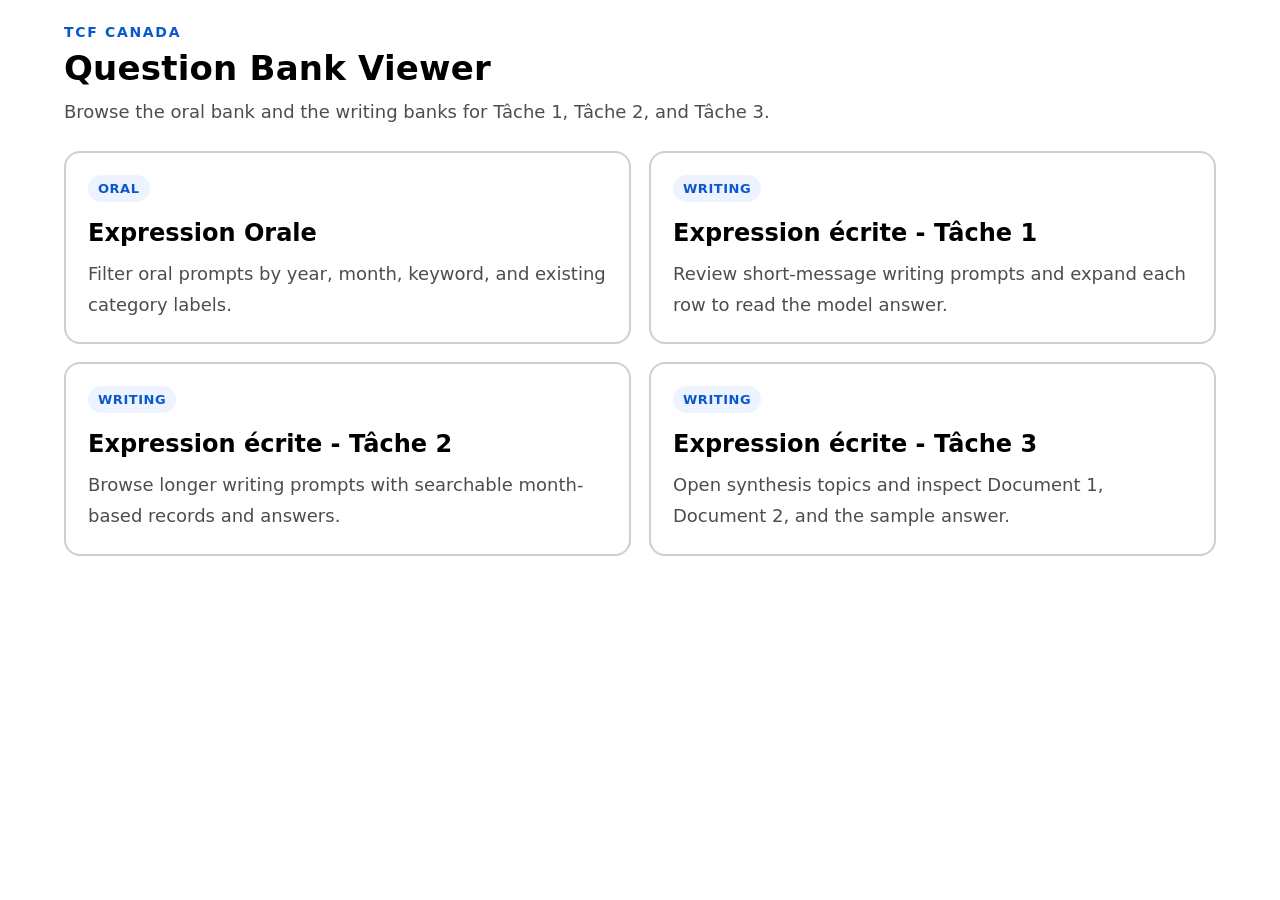
<file: web-scrapping/webscripting/viewer/index.html>
<!doctype html>
<html lang="en">
  <head>
    <meta charset="UTF-8" />
    <meta name="viewport" content="width=device-width, initial-scale=1.0" />
    <title>TCF Question Bank Viewer</title>
    <link rel="stylesheet" href="./styles.css" />
  </head>
  <body>
    <div class="container">
      <header class="hero">
        <p class="eyebrow">TCF Canada</p>
        <h1 class="title">Question Bank Viewer</h1>
        <p class="subtitle">
          Browse the oral bank and the writing banks for Tâche 1, Tâche 2, and Tâche 3.
        </p>
      </header>

      <section class="homeGrid" aria-label="Entry points">
        <a class="entryCard" href="./section.html?section=oral">
          <span class="entryCard__badge">Oral</span>
          <h2 class="entryCard__title">Expression Orale</h2>
          <p class="entryCard__text">
            Filter oral prompts by year, month, keyword, and existing category labels.
          </p>
        </a>

        <a class="entryCard" href="./section.html?section=writing1">
          <span class="entryCard__badge">Writing</span>
          <h2 class="entryCard__title">Expression écrite - Tâche 1</h2>
          <p class="entryCard__text">
            Review short-message writing prompts and expand each row to read the model answer.
          </p>
        </a>

        <a class="entryCard" href="./section.html?section=writing2">
          <span class="entryCard__badge">Writing</span>
          <h2 class="entryCard__title">Expression écrite - Tâche 2</h2>
          <p class="entryCard__text">
            Browse longer writing prompts with searchable month-based records and answers.
          </p>
        </a>

        <a class="entryCard" href="./section.html?section=writing3">
          <span class="entryCard__badge">Writing</span>
          <h2 class="entryCard__title">Expression écrite - Tâche 3</h2>
          <p class="entryCard__text">
            Open synthesis topics and inspect Document 1, Document 2, and the sample answer.
          </p>
        </a>
      </section>
    </div>
  </body>
</html>
</file>
<file: web-scrapping/webscripting/viewer/styles.css>
:root {
  --bg: #ffffff;
  --card: #ffffff;
  --muted: #333333;
  --text: #000000;
  --border: #cfcfcf;
  --accent: #0b57d0;
  --soft: #f5f7fb;
}

* {
  box-sizing: border-box;
}

body {
  margin: 0;
  font-family: ui-sans-serif, system-ui, -apple-system, Segoe UI, Roboto, Arial,
    "Noto Sans", "Liberation Sans", sans-serif;
  background: var(--bg);
  color: var(--text);
  font-size: 18px;
}

a {
  color: inherit;
}

.container {
  max-width: 1200px;
  margin: 0 auto;
  padding: 24px;
}

.hero,
.sectionHero {
  margin-bottom: 24px;
}

.eyebrow {
  margin: 0 0 8px;
  font-size: 14px;
  font-weight: 800;
  letter-spacing: 0.12em;
  text-transform: uppercase;
  color: var(--accent);
}

.title {
  font-size: 34px;
  margin: 0 0 10px;
  letter-spacing: 0.2px;
}

.subtitle {
  margin: 0;
  max-width: 720px;
  color: #4d4d4d;
  line-height: 1.6;
}

.backLink {
  display: inline-block;
  margin-bottom: 14px;
  font-size: 15px;
  font-weight: 700;
  text-decoration: none;
  color: var(--accent);
}

.backLink:hover {
  text-decoration: underline;
}

.homeGrid {
  display: grid;
  grid-template-columns: repeat(2, minmax(0, 1fr));
  gap: 18px;
}

.entryCard {
  display: block;
  padding: 22px;
  border: 2px solid var(--border);
  border-radius: 16px;
  background: var(--card);
  text-decoration: none;
  transition: transform 0.15s ease, box-shadow 0.15s ease, border-color 0.15s ease;
}

.entryCard:hover {
  transform: translateY(-2px);
  border-color: var(--accent);
  box-shadow: 0 12px 30px rgba(11, 87, 208, 0.08);
}

.entryCard__badge {
  display: inline-flex;
  align-items: center;
  padding: 6px 10px;
  border-radius: 999px;
  background: #eef4ff;
  color: var(--accent);
  font-size: 13px;
  font-weight: 800;
  letter-spacing: 0.04em;
  text-transform: uppercase;
}

.entryCard__title {
  margin: 16px 0 10px;
  font-size: 24px;
  line-height: 1.3;
}

.entryCard__text {
  margin: 0;
  color: #4d4d4d;
  line-height: 1.7;
}

.controls {
  display: grid;
  grid-template-columns: 180px 140px 220px 1fr auto;
  gap: 12px;
  padding: 14px;
  border: 2px solid var(--border);
  background: var(--card);
  border-radius: 10px;
}

.is-hidden {
  display: none !important;
}

.control {
  display: flex;
  flex-direction: column;
  gap: 6px;
}

.control--wide {
  grid-column: span 1;
}

.control--buttons {
  align-self: end;
}

label {
  font-size: 16px;
  font-weight: 700;
  color: var(--text);
}

select,
input {
  height: 44px;
  border-radius: 8px;
  border: 2px solid var(--border);
  background: #ffffff;
  color: var(--text);
  padding: 0 12px;
  outline: none;
  font-size: 18px;
}

input::placeholder {
  color: #6b6b6b;
}

select:focus,
input:focus {
  border-color: var(--accent);
  box-shadow: 0 0 0 3px rgba(11, 87, 208, 0.2);
}

button {
  height: 44px;
  border-radius: 8px;
  border: 2px solid #000000;
  background: #000000;
  color: #ffffff;
  padding: 0 16px;
  cursor: pointer;
  font-size: 18px;
  font-weight: 700;
}

button:hover {
  background: #222222;
}

.detailButton {
  min-width: 76px;
}

.meta {
  margin: 12px 2px;
  color: var(--muted);
  font-size: 16px;
}

.tableWrap {
  margin-top: 10px;
  border: 2px solid var(--border);
  border-radius: 10px;
  overflow: hidden;
  background: var(--card);
}

.table {
  width: 100%;
  border-collapse: collapse;
}

th,
td {
  border-bottom: 1px solid var(--border);
  padding: 14px 12px;
  vertical-align: top;
}

th {
  text-align: left;
  font-size: 16px;
  letter-spacing: 0.2px;
  color: #000000;
  background: #f3f3f3;
}

td {
  font-size: 18px;
  line-height: 1.6;
}

.dataRow:hover td {
  background: #f8f8f8;
}

.detailRow td {
  background: var(--soft);
}

.detailPanel {
  display: grid;
  gap: 14px;
  padding: 4px 0;
}

.detailMeta {
  font-size: 14px;
  font-weight: 700;
  color: #5b5b5b;
}

.detailBlock {
  padding: 14px;
  border: 1px solid #dde3ef;
  border-radius: 12px;
  background: #ffffff;
}

.detailBlock__title {
  margin: 0 0 8px;
  font-size: 16px;
}

.detailBlock__content {
  margin: 0;
  white-space: pre-wrap;
  word-break: break-word;
  line-height: 1.75;
}

.emptyCell {
  text-align: center;
  color: #666666;
  padding: 28px 16px;
}

@media (max-width: 980px) {
  .homeGrid {
    grid-template-columns: 1fr;
  }

  .controls {
    grid-template-columns: 1fr 1fr;
  }

  .control--buttons {
    grid-column: span 2;
  }

  .tableWrap {
    overflow-x: auto;
  }
}

@media (max-width: 640px) {
  .container {
    padding: 16px;
  }

  .title {
    font-size: 28px;
  }

  .controls {
    grid-template-columns: 1fr;
  }

  .control--buttons {
    grid-column: span 1;
  }
}
</file>
